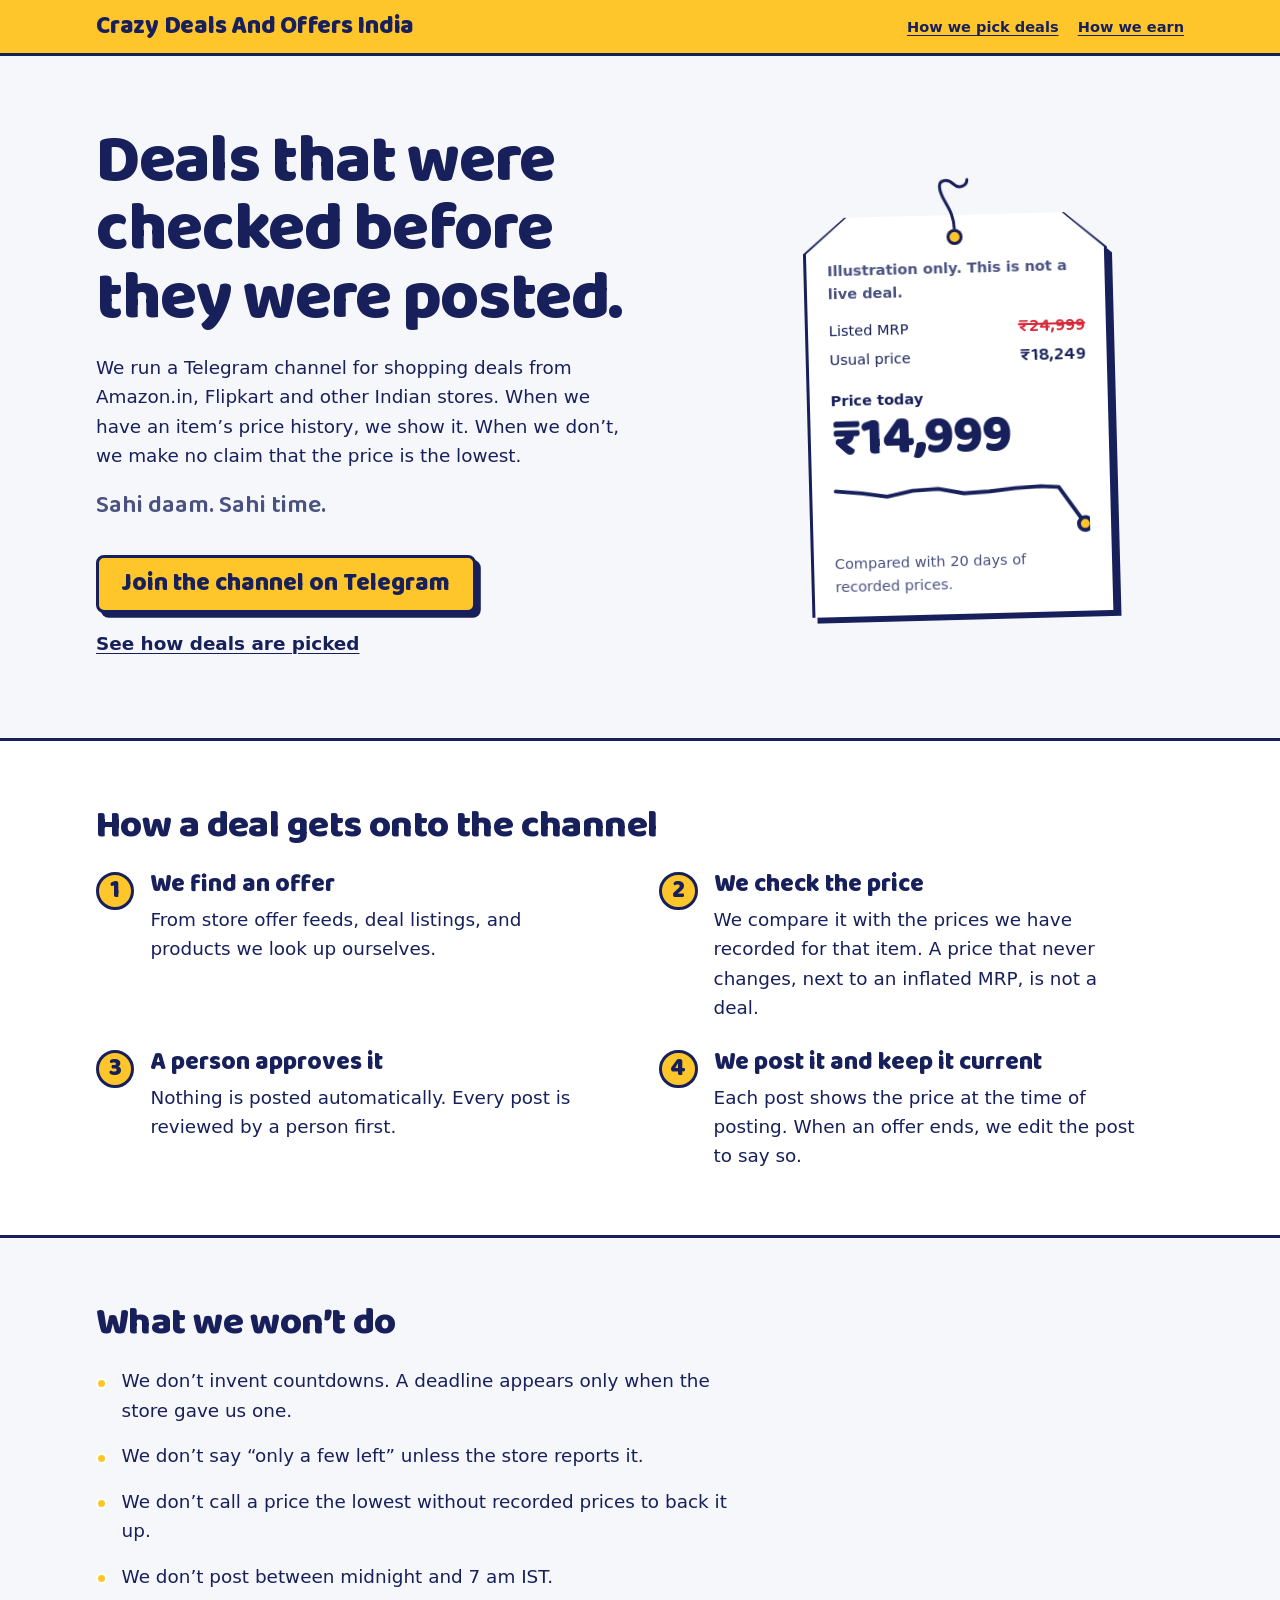
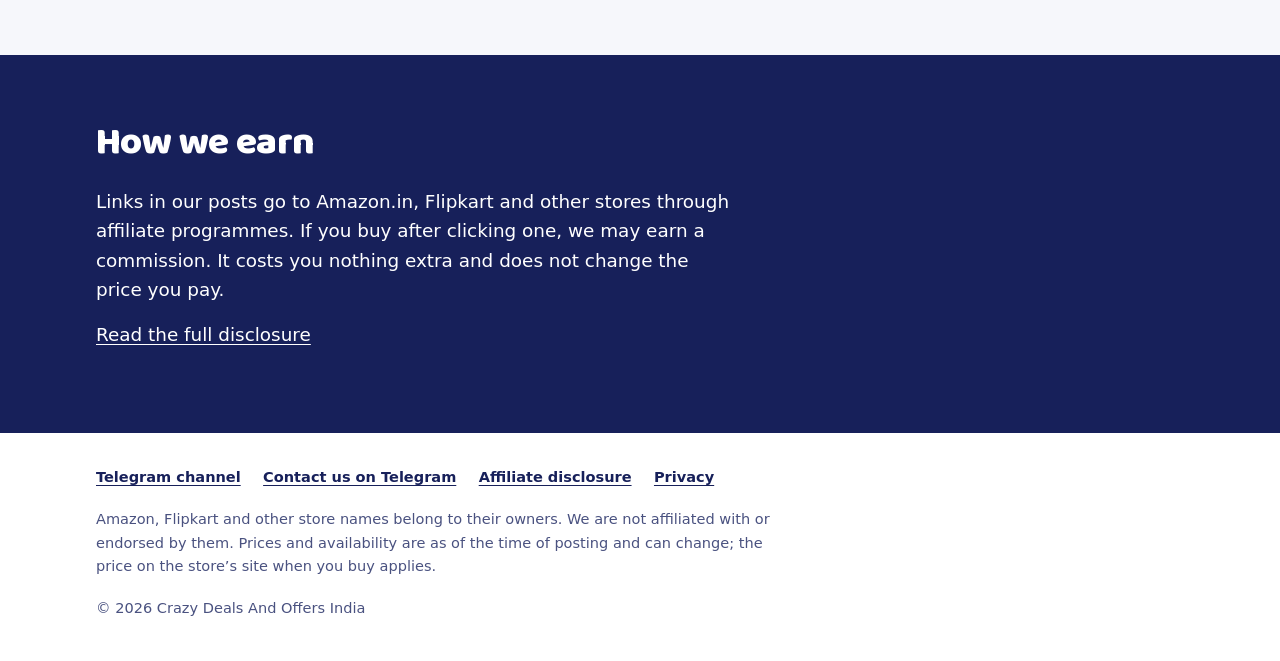
<file: docs/index.html>
<!doctype html>
<html lang="en-IN">
<head>
  <meta charset="utf-8">
  <meta name="viewport" content="width=device-width, initial-scale=1">
  <title>Crazy Deals And Offers India: shopping deals on Telegram</title>
  <meta name="description" content="A Telegram channel for shopping deals from Amazon.in, Flipkart and other Indian stores. Every deal is checked against past prices and reviewed by a person before it is posted.">
  <meta name="theme-color" content="#ffc62b">
  <meta property="og:title" content="Crazy Deals And Offers India">
  <meta property="og:description" content="Shopping deals from Indian stores, checked against past prices before they are posted.">
  <meta property="og:type" content="website">
  <link rel="icon" href="data:image/svg+xml,%3Csvg xmlns='http://www.w3.org/2000/svg' viewBox='0 0 64 64'%3E%3Cpath d='M16 4h32l12 12v44H4V16z' fill='%23ffc62b' stroke='%2317205a' stroke-width='5' stroke-linejoin='round'/%3E%3Ccircle cx='32' cy='18' r='5' fill='%23fff' stroke='%2317205a' stroke-width='4'/%3E%3C/svg%3E">
  <link rel="stylesheet" href="assets/style.css">
</head>
<body>
  <a class="skip" href="#main">Skip to content</a>

  <header class="masthead">
    <div class="wrap">
      <a class="brand" href="./">Crazy Deals And Offers India</a>
      <nav aria-label="Main">
        <a href="#how">How we pick deals</a>
        <a href="disclosure.html">How we earn</a>
      </nav>
    </div>
  </header>

  <main id="main">
    <section class="hero" aria-labelledby="hero-title">
      <div class="wrap">
        <div>
          <h1 id="hero-title">Deals that were checked before they were posted.</h1>
          <p class="lede">
            We run a Telegram channel for shopping deals from Amazon.in, Flipkart and other Indian stores.
            When we have an item&rsquo;s price history, we show it. When we don&rsquo;t, we make no claim
            that the price is the lowest.
          </p>
          <p class="tagline" lang="hi-Latn">Sahi daam. Sahi time.</p>
          <div class="actions">
            <a class="btn" href="https://t.me/crazy_deals_offers_india" rel="noopener">Join the channel on Telegram</a>
            <a class="quiet" href="#how">See how deals are picked</a>
          </div>
        </div>

        <div class="tag-stage">
          <figure class="tag-wrap" style="margin:0" aria-label="Illustration of a price tag with a price history">
            <svg class="tag-string" viewBox="0 0 48 52" aria-hidden="true" focusable="false">
              <path d="M24 52 C24 30 10 22 10 8 C10 2 18 0 24 6 C30 12 38 8 38 2" fill="none" stroke="#17205a" stroke-width="3" stroke-linecap="round"/>
            </svg>
            <div class="tag-shadow">
              <div class="tag">
                <div class="tag-face">
                  <span class="tag-hole" aria-hidden="true"></span>
                  <p class="note">Illustration only. This is not a live deal.</p>
                  <div class="row"><span>Listed MRP</span><span class="mrp">₹24,999</span></div>
                  <div class="row"><span>Usual price</span><span class="usual">₹18,249</span></div>
                  <p class="today-label">Price today</p>
                  <p class="today">₹14,999</p>
                  <svg class="spark" viewBox="0 0 200 54" role="img" aria-label="Price stays near 18,000 rupees for 20 days, then drops">
                    <polyline points="2,12 22,14 42,17 62,13 82,12 102,16 122,15 142,13 162,12 176,13 196,42" fill="none" stroke="#17205a" stroke-width="3" stroke-linejoin="round" stroke-linecap="round"/>
                    <circle cx="196" cy="42" r="5" fill="#ffc62b" stroke="#17205a" stroke-width="3"/>
                  </svg>
                  <p class="foot">Compared with 20 days of recorded prices.</p>
                </div>
              </div>
            </div>
          </figure>
        </div>
      </div>
    </section>

    <section class="band band--white" id="how" aria-labelledby="how-title">
      <div class="wrap">
        <h2 id="how-title">How a deal gets onto the channel</h2>
        <ol class="steps">
          <li>
            <h3>We find an offer</h3>
            <p>From store offer feeds, deal listings, and products we look up ourselves.</p>
          </li>
          <li>
            <h3>We check the price</h3>
            <p>We compare it with the prices we have recorded for that item. A price that never changes, next to an inflated MRP, is not a deal.</p>
          </li>
          <li>
            <h3>A person approves it</h3>
            <p>Nothing is posted automatically. Every post is reviewed by a person first.</p>
          </li>
          <li>
            <h3>We post it and keep it current</h3>
            <p>Each post shows the price at the time of posting. When an offer ends, we edit the post to say so.</p>
          </li>
        </ol>
      </div>
    </section>

    <section class="band" aria-labelledby="wont-title">
      <div class="wrap">
        <h2 id="wont-title">What we won&rsquo;t do</h2>
        <ul class="promises">
          <li>We don&rsquo;t invent countdowns. A deadline appears only when the store gave us one.</li>
          <li>We don&rsquo;t say &ldquo;only a few left&rdquo; unless the store reports it.</li>
          <li>We don&rsquo;t call a price the lowest without recorded prices to back it up.</li>
          <li>We don&rsquo;t post between midnight and 7 am IST.</li>
        </ul>
      </div>
    </section>

    <section class="band band--ink" aria-labelledby="earn-title">
      <div class="wrap">
        <h2 id="earn-title">How we earn</h2>
        <div class="prose">
          <p>
            Links in our posts go to Amazon.in, Flipkart and other stores through affiliate programmes.
            If you buy after clicking one, we may earn a commission. It costs you nothing extra and does not change the price you pay.
          </p>
          <p><a href="disclosure.html">Read the full disclosure</a></p>
        </div>
      </div>
    </section>
  </main>

  <footer class="site-footer">
    <div class="wrap">
      <nav aria-label="Footer">
        <a href="https://t.me/crazy_deals_offers_india" rel="noopener">Telegram channel</a>
        <a href="https://t.me/crazy_deals_and_offers_bot" rel="noopener">Contact us on Telegram</a>
        <a href="disclosure.html">Affiliate disclosure</a>
        <a href="privacy.html">Privacy</a>
      </nav>
      <p>
        Amazon, Flipkart and other store names belong to their owners. We are not affiliated with or endorsed by them.
        Prices and availability are as of the time of posting and can change; the price on the store&rsquo;s site when you buy applies.
      </p>
      <p>&copy; 2026 Crazy Deals And Offers India</p>
    </div>
  </footer>
</body>
</html>
</file>
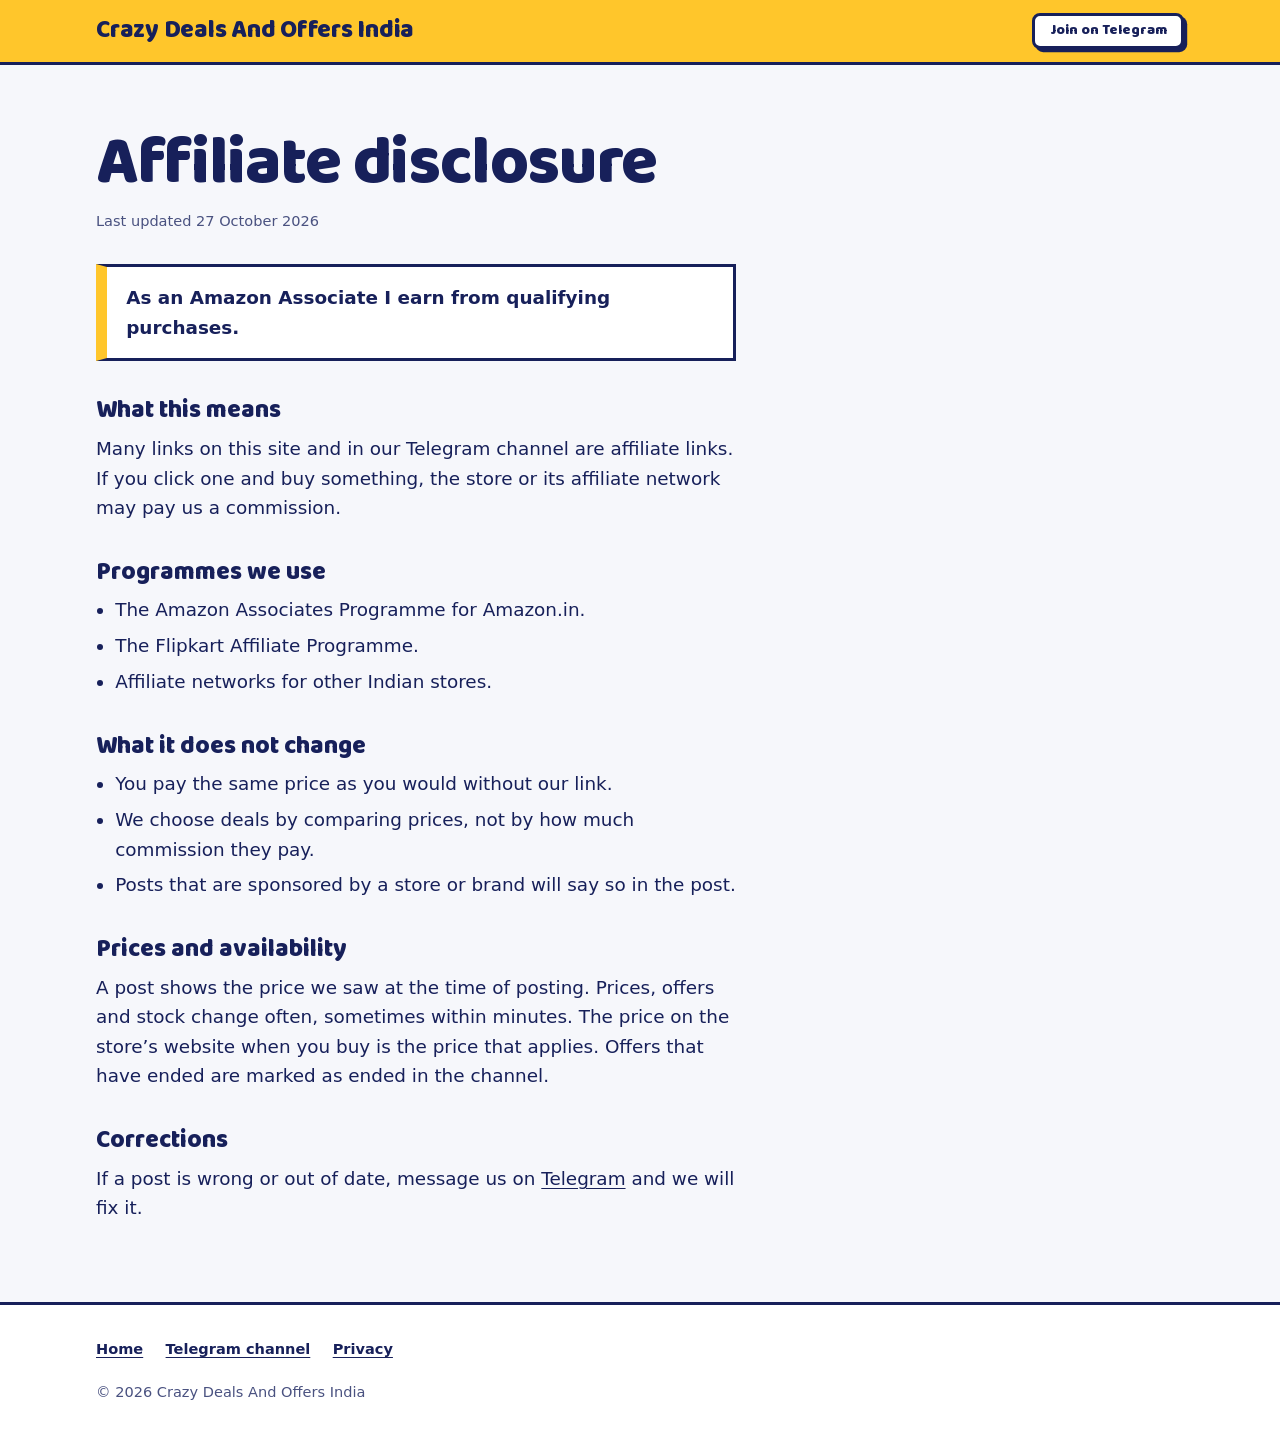
<file: docs/disclosure.html>
<!doctype html>
<html lang="en-IN">
<head>
  <meta charset="utf-8">
  <meta name="viewport" content="width=device-width, initial-scale=1">
  <title>Affiliate disclosure | Crazy Deals And Offers India</title>
  <meta name="description" content="How Crazy Deals And Offers India earns money from affiliate links, and what that means for the deals we post.">
  <meta name="theme-color" content="#ffc62b">
  <link rel="icon" href="data:image/svg+xml,%3Csvg xmlns='http://www.w3.org/2000/svg' viewBox='0 0 64 64'%3E%3Cpath d='M16 4h32l12 12v44H4V16z' fill='%23ffc62b' stroke='%2317205a' stroke-width='5' stroke-linejoin='round'/%3E%3Ccircle cx='32' cy='18' r='5' fill='%23fff' stroke='%2317205a' stroke-width='4'/%3E%3C/svg%3E">
  <link rel="stylesheet" href="assets/style.css">
</head>
<body>
  <a class="skip" href="#main">Skip to content</a>
  <header class="masthead">
    <div class="wrap">
      <a class="brand" href="./">Crazy Deals And Offers India</a>
      <a class="btn btn--small" href="https://t.me/crazy_deals_offers_india" rel="noopener">Join on Telegram</a>
    </div>
  </header>

  <main id="main" class="doc">
    <div class="wrap">
      <h1>Affiliate disclosure</h1>
      <p class="updated">Last updated 27 October 2026</p>

      <p class="statement">As an Amazon Associate I earn from qualifying purchases.</p>

      <h2>What this means</h2>
      <p>
        Many links on this site and in our Telegram channel are affiliate links. If you click one and buy something,
        the store or its affiliate network may pay us a commission.
      </p>

      <h2>Programmes we use</h2>
      <ul>
        <li>The Amazon Associates Programme for Amazon.in.</li>
        <li>The Flipkart Affiliate Programme.</li>
        <li>Affiliate networks for other Indian stores.</li>
      </ul>

      <h2>What it does not change</h2>
      <ul>
        <li>You pay the same price as you would without our link.</li>
        <li>We choose deals by comparing prices, not by how much commission they pay.</li>
        <li>Posts that are sponsored by a store or brand will say so in the post.</li>
      </ul>

      <h2>Prices and availability</h2>
      <p>
        A post shows the price we saw at the time of posting. Prices, offers and stock change often, sometimes within minutes.
        The price on the store&rsquo;s website when you buy is the price that applies. Offers that have ended are marked as ended in the channel.
      </p>

      <h2>Corrections</h2>
      <p>
        If a post is wrong or out of date, message us on <a href="https://t.me/crazy_deals_and_offers_bot" rel="noopener">Telegram</a> and we will fix it.
      </p>
    </div>
  </main>

  <footer class="site-footer">
    <div class="wrap">
      <nav aria-label="Footer">
        <a href="./">Home</a>
        <a href="https://t.me/crazy_deals_offers_india" rel="noopener">Telegram channel</a>
        <a href="privacy.html">Privacy</a>
      </nav>
      <p>&copy; 2026 Crazy Deals And Offers India</p>
    </div>
  </footer>
</body>
</html>
</file>
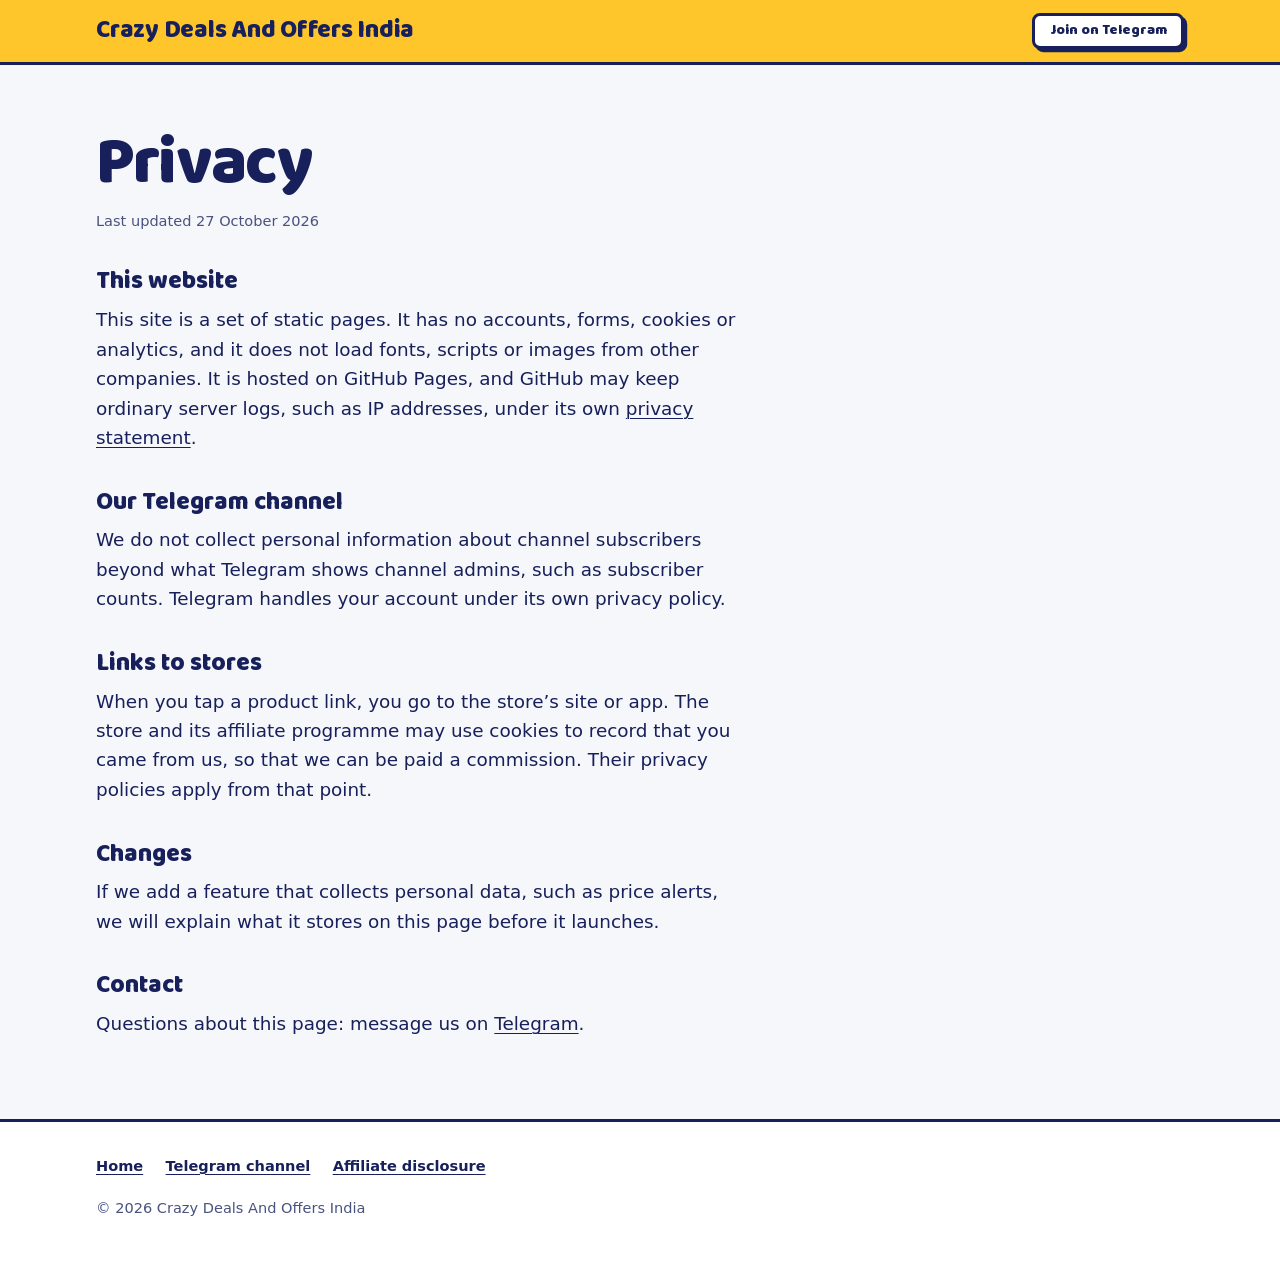
<file: docs/privacy.html>
<!doctype html>
<html lang="en-IN">
<head>
  <meta charset="utf-8">
  <meta name="viewport" content="width=device-width, initial-scale=1">
  <title>Privacy | Crazy Deals And Offers India</title>
  <meta name="description" content="What data Crazy Deals And Offers India collects: none on this site, and nothing beyond what Telegram shows channel admins.">
  <meta name="theme-color" content="#ffc62b">
  <link rel="icon" href="data:image/svg+xml,%3Csvg xmlns='http://www.w3.org/2000/svg' viewBox='0 0 64 64'%3E%3Cpath d='M16 4h32l12 12v44H4V16z' fill='%23ffc62b' stroke='%2317205a' stroke-width='5' stroke-linejoin='round'/%3E%3Ccircle cx='32' cy='18' r='5' fill='%23fff' stroke='%2317205a' stroke-width='4'/%3E%3C/svg%3E">
  <link rel="stylesheet" href="assets/style.css">
</head>
<body>
  <a class="skip" href="#main">Skip to content</a>
  <header class="masthead">
    <div class="wrap">
      <a class="brand" href="./">Crazy Deals And Offers India</a>
      <a class="btn btn--small" href="https://t.me/crazy_deals_offers_india" rel="noopener">Join on Telegram</a>
    </div>
  </header>

  <main id="main" class="doc">
    <div class="wrap">
      <h1>Privacy</h1>
      <p class="updated">Last updated 27 October 2026</p>

      <h2>This website</h2>
      <p>
        This site is a set of static pages. It has no accounts, forms, cookies or analytics, and it does not load fonts, scripts or
        images from other companies. It is hosted on GitHub Pages, and GitHub may keep ordinary server logs, such as IP addresses, under its own
        <a href="https://docs.github.com/en/site-policy/privacy-policies/github-general-privacy-statement" rel="noopener">privacy statement</a>.
      </p>

      <h2>Our Telegram channel</h2>
      <p>
        We do not collect personal information about channel subscribers beyond what Telegram shows channel admins, such as subscriber counts.
        Telegram handles your account under its own privacy policy.
      </p>

      <h2>Links to stores</h2>
      <p>
        When you tap a product link, you go to the store&rsquo;s site or app. The store and its affiliate programme may use cookies to record that
        you came from us, so that we can be paid a commission. Their privacy policies apply from that point.
      </p>

      <h2>Changes</h2>
      <p>
        If we add a feature that collects personal data, such as price alerts, we will explain what it stores on this page before it launches.
      </p>

      <h2>Contact</h2>
      <p>
        Questions about this page: message us on <a href="https://t.me/crazy_deals_and_offers_bot" rel="noopener">Telegram</a>.
      </p>
    </div>
  </main>

  <footer class="site-footer">
    <div class="wrap">
      <nav aria-label="Footer">
        <a href="./">Home</a>
        <a href="https://t.me/crazy_deals_offers_india" rel="noopener">Telegram channel</a>
        <a href="disclosure.html">Affiliate disclosure</a>
      </nav>
      <p>&copy; 2026 Crazy Deals And Offers India</p>
    </div>
  </footer>
</body>
</html>
</file>
<file: docs/assets/style.css>
/* Crazy Deals And Offers India: static site styles.
   Fonts: Baloo 2 (SIL Open Font License), self-hosted, no third-party requests. */

@font-face {
  font-family: "Baloo 2";
  font-style: normal;
  font-weight: 400 800;
  font-display: swap;
  src: url("fonts/baloo2-devanagari.woff2") format("woff2");
  unicode-range: U+0900-097F, U+1CD0-1CF9, U+200C-200D, U+20A8, U+20B9, U+25CC, U+A830-A839, U+A8E0-A8FF;
}
@font-face {
  font-family: "Baloo 2";
  font-style: normal;
  font-weight: 400 800;
  font-display: swap;
  src: url("fonts/baloo2-latin.woff2") format("woff2");
  unicode-range: U+0000-00FF, U+0131, U+0152-0153, U+02BB-02BC, U+02C6, U+02DA, U+02DC, U+2000-206F, U+20AC, U+2122, U+2191, U+2193, U+2212, U+2215, U+FEFF, U+FFFD;
}

:root {
  --ink: #17205a;
  --ink-soft: #4a5280;
  --haldi: #ffc62b;
  --haldi-deep: #e5a800;
  --tag-red: #d62839;
  --paper: #f6f7fb;
  --white: #ffffff;
  --rule: #d9dcea;

  --display: "Baloo 2", "Noto Sans Devanagari", system-ui, sans-serif;
  --body: system-ui, -apple-system, "Segoe UI", Roboto, "Noto Sans", "Noto Sans Devanagari", sans-serif;

  --step--1: clamp(0.85rem, 0.83rem + 0.1vw, 0.92rem);
  --step-0: clamp(1.05rem, 1rem + 0.25vw, 1.15rem);
  --step-1: clamp(1.3rem, 1.2rem + 0.5vw, 1.55rem);
  --step-2: clamp(1.7rem, 1.4rem + 1.5vw, 2.4rem);
  --step-3: clamp(2.3rem, 1.5rem + 4vw, 4.2rem);

  --page: 68rem;
  --gutter: clamp(1.1rem, 4vw, 2.5rem);
}

*, *::before, *::after { box-sizing: border-box; }

html { -webkit-text-size-adjust: 100%; }

body {
  margin: 0;
  background: var(--paper);
  color: var(--ink);
  font-family: var(--body);
  font-size: var(--step-0);
  line-height: 1.6;
}

img, svg { max-width: 100%; }

a { color: var(--ink); text-decoration-thickness: 0.08em; text-underline-offset: 0.18em; }
a:hover { text-decoration-color: var(--tag-red); }

:focus-visible { outline: 3px solid var(--ink); outline-offset: 3px; border-radius: 2px; }

.skip {
  position: absolute; left: var(--gutter); top: -4rem;
  background: var(--ink); color: var(--white); padding: 0.6rem 1rem; z-index: 10;
}
.skip:focus { top: 0.6rem; }

.wrap { width: min(100% - 2 * var(--gutter), var(--page)); margin-inline: auto; }

/* ---------- header ---------- */
.masthead { border-bottom: 3px solid var(--ink); background: var(--haldi); }
.masthead .wrap {
  display: flex; flex-wrap: wrap; align-items: center; justify-content: space-between;
  gap: 0.6rem 1.5rem; padding-block: 0.8rem;
}
.brand {
  font-family: var(--display); font-weight: 800; font-size: var(--step-1);
  line-height: 1.1; text-decoration: none; letter-spacing: -0.01em;
}
.masthead nav { display: flex; gap: 1.2rem; font-size: var(--step--1); font-weight: 600; }

/* ---------- buttons ---------- */
.btn {
  display: inline-block; font-family: var(--display); font-weight: 800; font-size: var(--step-1);
  line-height: 1.2; text-decoration: none;
  background: var(--haldi); color: var(--ink);
  padding: 0.7rem 1.4rem; border: 3px solid var(--ink); border-radius: 0.5rem;
  box-shadow: 0.3rem 0.3rem 0 var(--ink);
  transition: transform 120ms ease, box-shadow 120ms ease;
}
.btn:hover { transform: translate(0.15rem, 0.15rem); box-shadow: 0.15rem 0.15rem 0 var(--ink); }
.btn:active { transform: translate(0.3rem, 0.3rem); box-shadow: 0 0 0 var(--ink); }
.btn--small { font-size: var(--step--1); padding: 0.4rem 0.9rem; box-shadow: 0.2rem 0.2rem 0 var(--ink); background: var(--white); }

/* ---------- hero ---------- */
.hero { padding-block: clamp(2rem, 6vw, 4.5rem) clamp(2.5rem, 7vw, 5rem); }
.hero .wrap { display: grid; gap: 2.5rem 3rem; align-items: center; }
@media (min-width: 52rem) {
  .hero .wrap { grid-template-columns: minmax(0, 1.25fr) minmax(0, 1fr); }
}

.hero h1 {
  font-family: var(--display); font-weight: 800; font-size: var(--step-3);
  line-height: 1.02; letter-spacing: -0.02em; margin: 0 0 1.2rem; text-wrap: balance;
}
.hero .lede { max-width: 34rem; margin: 0 0 1rem; }
.hero .tagline {
  font-family: var(--display); font-weight: 600; font-size: var(--step-1);
  color: var(--ink-soft); margin: 0 0 1.8rem;
}
.hero .actions { display: flex; flex-wrap: wrap; align-items: center; gap: 1rem 1.6rem; }
.hero .actions a.quiet { font-weight: 600; }

/* ---------- the price tag ---------- */
.tag-stage { display: flex; justify-content: center; padding-top: 0.5rem; }
.tag-wrap { position: relative; width: min(100%, 19rem); transform-origin: 50% 0; animation: settle 1.6s cubic-bezier(0.2, 0.7, 0.2, 1) both; }
@keyframes settle {
  0% { transform: rotate(-9deg); }
  30% { transform: rotate(4deg); }
  55% { transform: rotate(-2.5deg); }
  100% { transform: rotate(-1.5deg); }
}
.tag-string { display: block; width: 3rem; height: 3.2rem; margin: 0 auto -1.1rem; position: relative; z-index: 1; }
/* Layers: shadow (filter) > tag (ink, clipped) > face (white, clipped, inset 3px = the outline).
   filter and clip-path cannot share an element or the clip would cut the shadow. */
.tag-shadow { filter: drop-shadow(0.35rem 0.4rem 0 var(--ink)); }
.tag { background: var(--ink); clip-path: polygon(14% 0, 86% 0, 100% 9%, 100% 100%, 0 100%, 0 9%); }
.tag-face {
  position: relative; margin: 3px; background: var(--white); color: var(--ink);
  padding: 2.6rem 1.3rem 1.2rem;
  clip-path: polygon(14% 0, 86% 0, 100% 9%, 100% 100%, 0 100%, 0 9%);
}
.tag-hole {
  position: absolute; left: 50%; top: 0.9rem; width: 1rem; height: 1rem; margin-left: -0.5rem;
  border-radius: 50%; background: var(--haldi); box-shadow: inset 0 0 0 3px var(--ink);
}
.tag .note {
  font-size: var(--step--1); color: var(--ink-soft); margin: 0 0 0.7rem; font-weight: 600;
}
.tag .row { display: flex; justify-content: space-between; align-items: baseline; font-size: var(--step--1); }
.tag .mrp { color: var(--tag-red); text-decoration: line-through; text-decoration-thickness: 2px; font-family: var(--display); font-weight: 600; font-size: var(--step-0); }
.tag .usual { font-family: var(--display); font-weight: 600; font-size: var(--step-0); }
.tag .today-label { margin: 0.8rem 0 0; font-size: var(--step--1); font-weight: 700; }
.tag .today { font-family: var(--display); font-weight: 800; font-size: clamp(2.6rem, 2rem + 3vw, 3.4rem); line-height: 1; margin: 0 0 0.3rem; letter-spacing: -0.02em; }
.tag .spark { display: block; width: 100%; height: auto; margin: 0.6rem 0 0.4rem; }
.tag .foot { font-size: var(--step--1); margin: 0; color: var(--ink-soft); }

@media (prefers-reduced-motion: reduce) {
  .tag-wrap { animation: none; transform: rotate(-1.5deg); }
  .btn { transition: none; }
}

/* ---------- content sections ---------- */
.band { padding-block: clamp(2.2rem, 6vw, 4rem); border-top: 3px solid var(--ink); }
.band--white { background: var(--white); }
.band--ink { background: var(--ink); color: var(--white); }
.band--ink a { color: var(--white); }
.band--ink a:hover { text-decoration-color: var(--haldi); }

.band h2 {
  font-family: var(--display); font-weight: 800; font-size: var(--step-2);
  line-height: 1.1; letter-spacing: -0.015em; margin: 0 0 1.4rem; text-wrap: balance;
}

.steps { list-style: none; margin: 0; padding: 0; display: grid; gap: 1.6rem 2.4rem; counter-reset: step; }
@media (min-width: 46rem) { .steps { grid-template-columns: 1fr 1fr; } }
.steps li { counter-increment: step; position: relative; padding-left: 3.4rem; max-width: 30rem; }
.steps li::before {
  content: counter(step);
  position: absolute; left: 0; top: 0.1rem;
  width: 2.4rem; height: 2.4rem; display: grid; place-items: center;
  font-family: var(--display); font-weight: 800; font-size: var(--step-1); line-height: 1;
  background: var(--haldi); border: 3px solid var(--ink); border-radius: 50%;
}
.steps h3 { font-family: var(--display); font-weight: 800; font-size: var(--step-1); line-height: 1.2; margin: 0 0 0.3rem; }
.steps p { margin: 0; }

.promises { margin: 0; padding: 0; list-style: none; display: grid; gap: 1rem; max-width: 40rem; }
.promises li { padding-left: 1.6rem; position: relative; }
.promises li::before {
  content: ""; position: absolute; left: 0; top: 0.62em; width: 0.7rem; height: 0.7rem;
  background: var(--haldi); border: 2px solid var(--white); border-radius: 50%;
}

.prose { max-width: 40rem; }
.prose p { margin: 0 0 1rem; }

/* ---------- long-form pages ---------- */
.doc { padding-block: clamp(2rem, 6vw, 4rem); }
.doc h1 { font-family: var(--display); font-weight: 800; font-size: var(--step-3); line-height: 1.05; letter-spacing: -0.02em; margin: 0 0 0.6rem; }
.doc .updated { color: var(--ink-soft); font-size: var(--step--1); margin: 0 0 2rem; }
.doc h2 { font-family: var(--display); font-weight: 800; font-size: var(--step-1); line-height: 1.2; margin: 2.2rem 0 0.5rem; }
.doc p, .doc ul { max-width: 40rem; margin: 0 0 1rem; }
.doc ul { padding-left: 1.2rem; }
.doc li { margin-bottom: 0.4rem; }
.statement {
  max-width: 40rem; margin: 1.5rem 0; padding: 1rem 1.2rem;
  background: var(--white); border: 3px solid var(--ink); border-left-width: 0.7rem; border-left-color: var(--haldi);
  font-weight: 600;
}

/* ---------- footer ---------- */
.site-footer { border-top: 3px solid var(--ink); background: var(--white); padding-block: 2rem 2.6rem; font-size: var(--step--1); }
.site-footer .wrap { display: grid; gap: 1.2rem; }
.site-footer nav { display: flex; flex-wrap: wrap; gap: 0.5rem 1.4rem; font-weight: 600; }
.site-footer p { margin: 0; max-width: 44rem; color: var(--ink-soft); }
</file>
